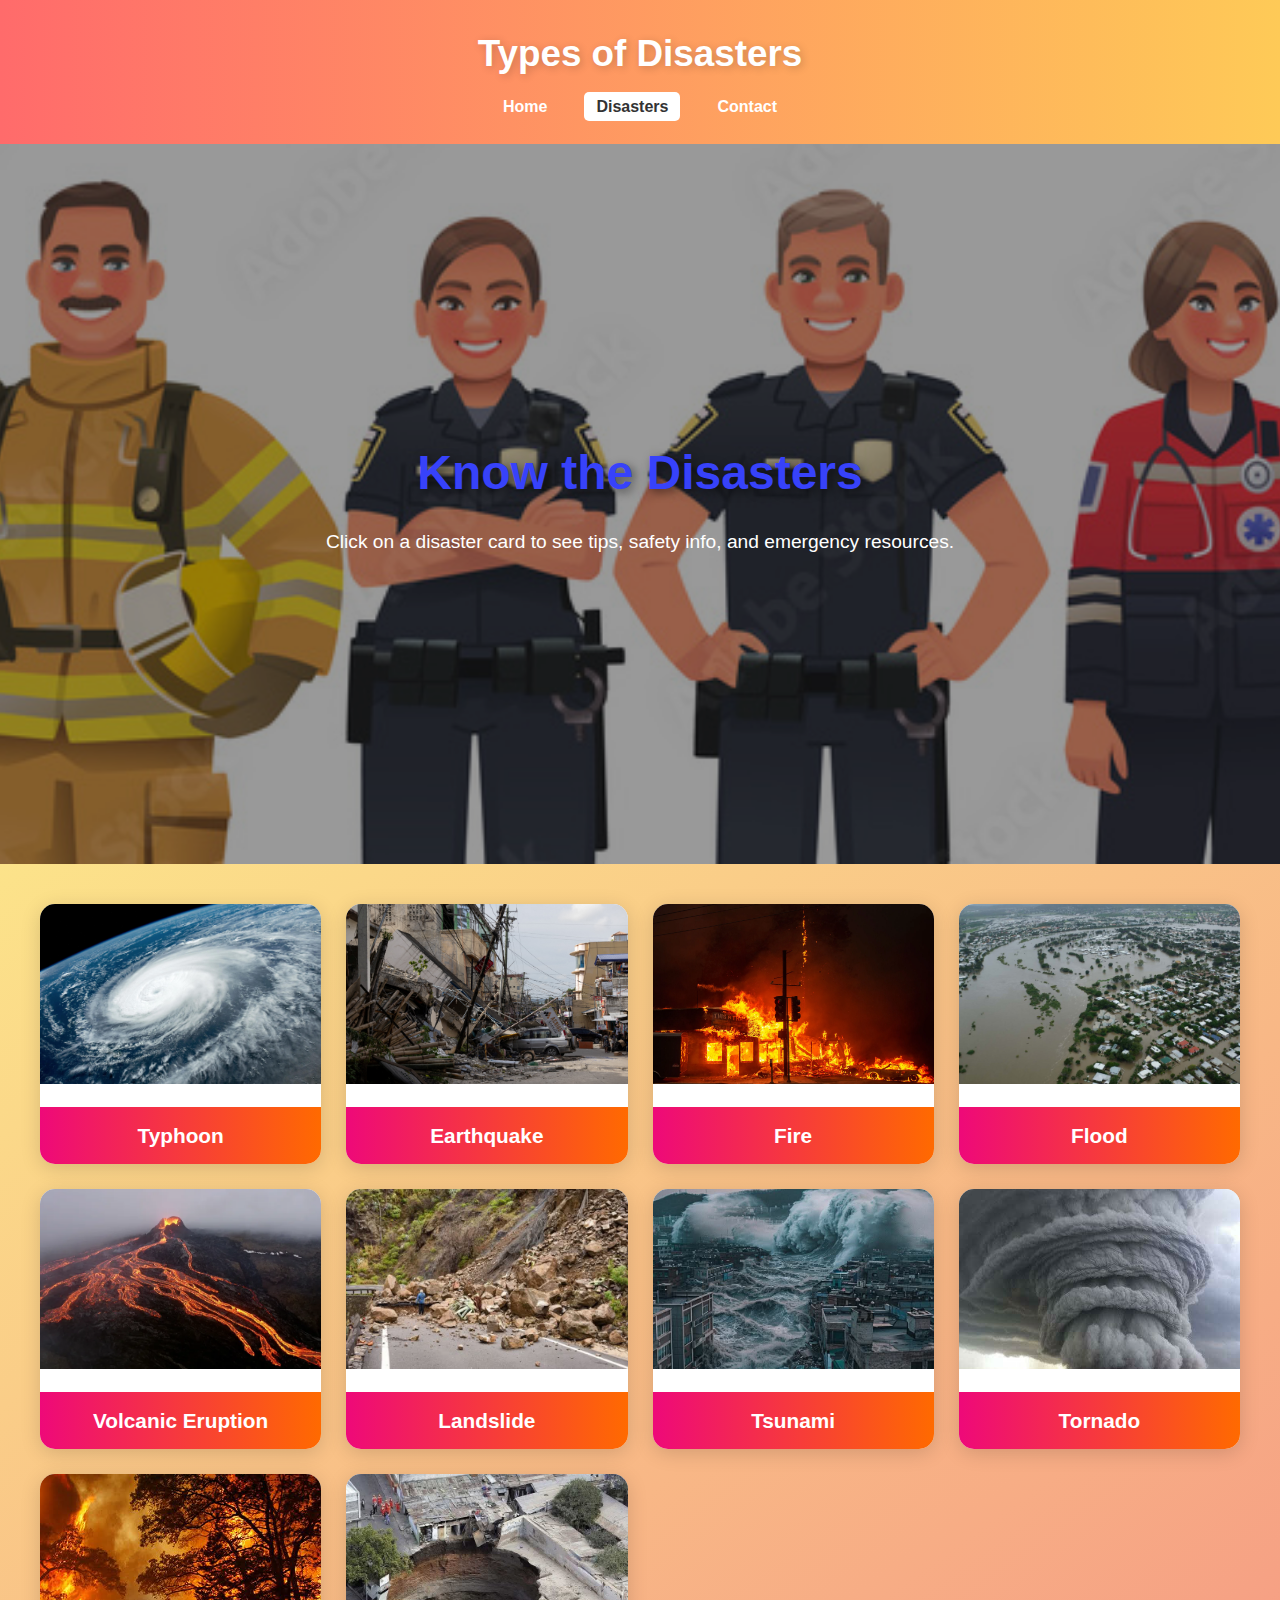
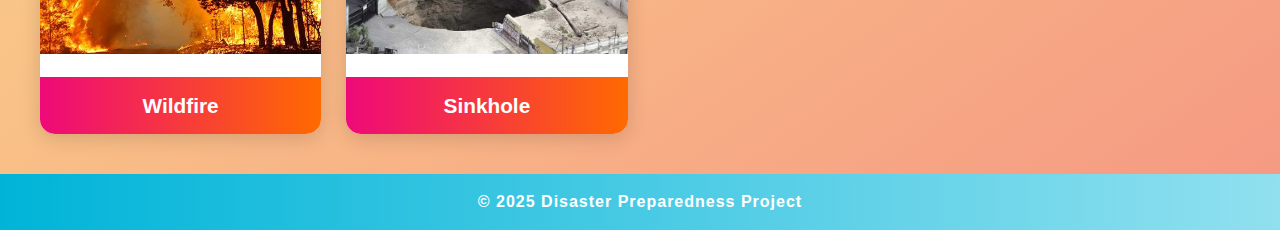
<file: about.html>
<!DOCTYPE html>
<html lang="en">
<head>
  <meta charset="UTF-8">
  <meta name="viewport" content="width=device-width, initial-scale=1.0">
  <title>Disasters</title>
  <link rel="stylesheet" href="style.css">
</head>
<body>
  <header>
    <h1>Types of Disasters</h1>
    <nav>
      <ul>
        <li><a href="index.html">Home</a></li>
        <li><a href="about.html" class="active">Disasters</a></li>
        <li><a href="contact.html">Contact</a></li>
      </ul>
    </nav>
  </header>

  <section class="hero hero-small">
    <img src="images/hero.jpg" alt="Disaster Hero" class="hero-bg">
    <div class="hero-content">
      <h2>Know the Disasters</h2>
      <p>Click on a disaster card to see tips, safety info, and emergency resources.</p>
    </div>
  </section>

  <section class="disaster-grid">
    <div class="card" onclick="openModal('typhoon')">
      <img src="images/typhoon.jpg" alt="Typhoon">
      <h3>Typhoon</h3>
    </div>
    <div class="card" onclick="openModal('earthquake')">
      <img src="images/earthquake.jpg" alt="Earthquake">
      <h3>Earthquake</h3>
    </div>
    <div class="card" onclick="openModal('fire')">
      <img src="images/fire.jpg" alt="Fire">
      <h3>Fire</h3>
    </div>
    <div class="card" onclick="openModal('flood')">
      <img src="images/flood.jpg" alt="Flood">
      <h3>Flood</h3>
    </div>
    <div class="card" onclick="openModal('volcanic')">
      <img src="images/volcanic.jpg.webp" alt="Volcano Eruption">
      <h3>Volcanic Eruption</h3>
    </div> 
    <div class="card" onclick="openModal('landslide')">
      <img src="images/landslide.png" alt="Landslide">
      <h3>Landslide</h3>
    </div>  
    <div class="card" onclick="openModal('tsunami')">
      <img src="images/tsunami.png" alt="Tsunami">
      <h3>Tsunami</h3>
    </div>
    <div class="card" onclick="openModal('tornado')">
      <img src="images/tornado.png" alt="Tornado">
      <h3>Tornado</h3>
    </div> 
    <div class="card" onclick="openModal('wildfire')">
      <img src="images/wildfire.jpg.png" alt="Wildfire">
      <h3>Wildfire</h3>
    </div> 
    <div class="card" onclick="openModal('sinkhole')">
      <img src="images/sinkhole.jpg.png" alt="Sinkhole">
      <h3>Sinkhole</h3>
    </div>  
  </section>

  <div id="modal" class="modal">
    <div class="modal-content">
      <span class="close" onclick="closeModal()">&times;</span>
      <div id="modal-body"></div>
    </div>
  </div>

  <footer>
    <p>&copy; 2025 Disaster Preparedness Project</p>
  </footer>

  <script>
    const disasterData = {
      typhoon: {
        title: "Typhoon Safety Tips",
        image: "images/typhoon.jpg",
        content: `
          <h3>Before:</h3>
          <p>• Store enough food, water, and medicines for at least three days.<br>
          • Charge all devices, including phones, radios, and flashlights.<br>
          • Clear drainage areas, secure windows and doors, and bring outdoor items indoors.<br>
          • Know your evacuation routes and shelters.<br>
          • Stay updated with local weather forecasts and warnings.</p>
          
          <h3>During:</h3>
          <p>• Stay indoors and away from windows or glass doors.<br>
          • Turn off electricity if water enters your home.<br>
          • Avoid wading through floodwaters; they may contain debris or be electrically charged.<br>
          • Follow evacuation orders immediately and keep emergency items handy.<br>
          • Keep family members informed and stay calm.</p>
          
          <h3>After:</h3>
          <p>• Check your home carefully before entering.<br>
          • Avoid downed power lines and report them to authorities.<br>
          • Assist neighbors safely and clean up debris.<br>
          • Monitor news updates for relief operations and health advisories.<br>
          • Prevent waterborne illnesses by cleaning and disinfecting properly.</p>

          <div class="extra-info">
            <figure><img src="images/kit.jpg"><figcaption>Emergency Kit</figcaption></figure>
            <figure><img src="images/typhoon team.jpg"><figcaption>Response Team</figcaption></figure>
            <figure><img src="images/typhoon training.jpg"><figcaption>Safety Training</figcaption></figure>
            <figure><img src="images/map.jpg"><figcaption>Evacuation Map</figcaption></figure>
          </div>
        `
      },
      earthquake: {
        title: "Earthquake Safety Tips",
        image: "images/earthquake.jpg",
        content: `
          <h3>Before:</h3>
          <p>• Secure heavy furniture and appliances to walls.<br>
          • Prepare an emergency bag with food, water, first aid, and essentials.<br>
          • Practice "Drop, Cover, and Hold On" drills regularly.<br>
          • Identify safe spots like under sturdy tables or against interior walls.<br>
          • Make a communication plan with family members in case of separation.</p>
          
          <h3>During:</h3>
          <p>• Stay calm and do not run outside immediately.<br>
          • Drop to the ground, cover your head and neck, and hold on.<br>
          • Stay away from windows, mirrors, and heavy objects that could fall.<br>
          • If outdoors, move to an open area away from buildings and power lines.<br>
          • Avoid elevators and open flames.</p>
          
          <h3>After:</h3>
          <p>• Be cautious of aftershocks.<br>
          • Check yourself and others for injuries; administer first aid if needed.<br>
          • Avoid damaged buildings and report gas or water leaks.<br>
          • Listen to authorities for updates, evacuation orders, or relief operations.<br>
          • Document damage for insurance and recovery purposes.</p>

          <div class="extra-info">
            <figure><img src="images/kit.jpg"><figcaption>Emergency Kit</figcaption></figure>
            <figure><img src="images/earthquake rescue.jpg"><figcaption>Rescue Team</figcaption></figure>
            <figure><img src="images/earthquake drill.jpg"><figcaption>Drill Training</figcaption></figure>
            <figure><img src="images/map.jpg"><figcaption>Evacuation Map</figcaption></figure>
          </div>
        `
      },
      fire: {
        title: "Fire Safety Tips",
        image: "images/fire.jpg",
        content: `
          <h3>Before:</h3>
          <p>• Install smoke alarms on every floor and test them regularly.<br>
          • Prepare fire extinguishers and know how to use them.<br>
          • Develop a family fire escape plan and practice it regularly.<br>
          • Avoid overloading electrical outlets and unplug unused devices.<br>
          • Keep flammable materials away from heat sources.</p>
          
          <h3>During:</h3>
          <p>• Stay low and crawl under the smoke if escaping.<br>
          • Check doors for heat before opening; use an alternative exit if necessary.<br>
          • Cover your nose and mouth with a wet cloth to avoid smoke inhalation.<br>
          • Once outside, do not go back inside for any reason.<br>
          • Call emergency services immediately.</p>
          
          <h3>After:</h3>
          <p>• Wait until authorities declare it safe before entering your home.<br>
          • Document damages for insurance and recovery.<br>
          • Check for hidden sparks, embers, or structural damage.<br>
          • Seek medical or psychological help if needed.<br>
          • Participate in community fire safety education to prevent future incidents.</p>

          <div class="extra-info">
            <figure><img src="images/kit.jpg"><figcaption>Fire Kit</figcaption></figure>
            <figure><img src="images/team.jpg"><figcaption>Fire Team</figcaption></figure>
            <figure><img src="images/fire drill.jpg"><figcaption>Fire Drill</figcaption></figure>
            <figure><img src="images/map.jpg"><figcaption>Escape Plan</figcaption></figure>
          </div>
        `
      },

      flood: {
        title: "Flood Safety Tips",
        image: "images/flood.jpg",
        content: `
          <h3>Before:</h3>
          <p>• Know your area’s flood-prone zones and plan evacuation routes.<br>
          • Keep important documents in waterproof bags or containers.<br>
          • Elevate electrical appliances and furniture if possible.<br>
          • Prepare an emergency kit including food, water, and first aid.<br>
          • Stay updated with weather forecasts and community alerts.</p>
          
          <h3>During:</h3>
          <p>• Move to higher ground immediately.<br>
          • Avoid walking, swimming, or driving through moving water.<br>
          • Turn off electricity and gas at the main switch if safe to do so.<br>
          • Listen to local authorities for safety announcements.<br>
          • Keep in contact with family and neighbors to ensure safety.</p>
          
          <h3>After:</h3>
          <p>• Stay away from floodwaters as they may be contaminated.<br>
          • Clean and disinfect everything that got wet to prevent illness.<br>
          • Do not turn on electrical appliances until inspected by professionals.<br>
          • Watch out for displaced wildlife, snakes, and insects.<br>
          • Follow official guidance for returning home and accessing relief services.</p>

          <div class="extra-info">
            <figure><img src="images/kit.jpg"><figcaption>Flood Kit</figcaption></figure>
            <figure><img src="images/flood team.jpg"><figcaption>Rescue Team</figcaption></figure>
            <figure><img src="images/flood training.jpg"><figcaption>Flood Training</figcaption></figure>
            <figure><img src="images/map.jpg"><figcaption>Evacuation Map</figcaption></figure>
          </div>
        `
      },

      volcanic: {
        title: "Volcanic Eruption Safety Tips",
        image: "images/volcanic.jpg.webp",
        content: `
          <h3>Before:</h3>
          <p>• Know the evacuation routes and danger zones near volcanoes.<br>
          • Prepare goggles and masks to protect from ash fall.<br>
          • Keep emergency food, water, and first aid kits ready.<br>
          • Protect important documents in waterproof containers.<br>
          • Stay updated with PHIVOLCS alerts and local announcements.</p>

          <h3>During:</h3>
          <p>• Evacuate immediately if authorities instruct you to.<br>
          • Close all windows and doors to avoid ash entering your home.<br>
          • Wear long sleeves, goggles, and an N95 mask for ash protection.<br>
          • Avoid rivers and streams due to lahar flow risk.<br>
          • Stay indoors as much as possible.</p>

          <h3>After:</h3>
          <p>• Avoid driving in heavy ashfall to prevent engine damage.<br>
          • Clean ash by gently sweeping—do not use water.<br>
          • Check your home for structural damage.<br>
          • Wait for official announcement before returning to your area.<br>
          • Help clean surroundings only when it is safe.</p>

          <div class="extra-info">
            <figure><img src="images/kit.jpg"><figcaption>Emergency Kit</figcaption></figure>
            <figure><img src="images/earthquake rescue.jpg"><figcaption>Rescue Team</figcaption></figure>
            <figure><img src="images/earthquake drill.jpg"><figcaption>Drill Training</figcaption></figure>
            <figure><img src="images/map.jpg"><figcaption>Evacuation Map</figcaption></figure>
          </div>
        `
      },

      landslide: {
        title: "Landslide Safety Tips",
        image: "images/landslide.png",
        content: `
          <h3>Before:</h3>
          <p>• Identify areas in your community prone to landslides.<br>
          • Avoid building homes near steep slopes or loose soil.<br>
          • Monitor heavy rainfall warnings from authorities.<br>
          • Prepare an emergency kit and evacuation plan.<br>
          • Secure loose rocks and soil around your home when possible.</p>

          <h3>During:</h3>
          <p>• Evacuate immediately when you notice ground movement or unusual sounds.<br>
          • Stay away from steep slopes and cliffs.<br>
          • Move to higher and safer ground quickly.<br>
          • Listen to local officials for instructions.<br>
          • Assist neighbors, elderly, and children in evacuating.</p>

          <h3>After:</h3>
          <p>• Stay away from the landslide area as more slides may occur.<br>
          • Check for injured people and provide first aid if needed.<br>
          • Report damaged utilities to authorities.<br>
          • Avoid entering damaged structures until cleared.<br>
          • Wait for official announcements before returning home.</p>

          <div class="extra-info">
            <figure><img src="images/kit.jpg"><figcaption>Emergency Kit</figcaption></figure>
            <figure><img src="images/earthquake rescue.jpg"><figcaption>Rescue Team</figcaption></figure>
            <figure><img src="images/earthquake drill.jpg"><figcaption>Drill Training</figcaption></figure>
            <figure><img src="images/map.jpg"><figcaption>Evacuation Map</figcaption></figure>
          </div>
        `
      },

      tsunami: {
        title: "Tsunami Safety Tips",
        image: "images/tsunami.png",
        content: `
          <h3>Before:</h3>
          <p>• Know if your community is in a tsunami-prone coastal area.<br>
          • Learn evacuation routes to higher ground.<br>
          • Prepare emergency kits and waterproof containers for documents.<br>
          • Participate in community tsunami drills.<br>
          • Stay updated with tsunami advisories from PHIVOLCS.</p>

          <h3>During:</h3>
          <p>• Move to higher ground immediately after a strong earthquake.<br>
          • Stay away from beaches and coastlines.<br>
          • Do not wait for official warnings if you feel a long or strong quake.<br>
          • Follow evacuation signs and authorities’ instructions.<br>
          • Stay alert for multiple waves—they may come minutes apart.</p>

          <h3>After:</h3>
          <p>• Stay away from the coast until officials declare it safe.<br>
          • Avoid entering damaged shoreline buildings until inspected.<br>
          • Watch out for debris and damaged roads.<br>
          • Help family members reconnect and stay together.<br>
          • Follow updates regarding relief and recovery measures.</p>

          <div class="extra-info">
            <figure><img src="images/kit.jpg"><figcaption>Emergency Kit</figcaption></figure>
            <figure><img src="images/earthquake rescue.jpg"><figcaption>Rescue Team</figcaption></figure>
            <figure><img src="images/earthquake drill.jpg"><figcaption>Drill Training</figcaption></figure>
            <figure><img src="images/map.jpg"><figcaption>Evacuation Map</figcaption></figure>
          </div>
        `
      },

      tornado: {
        title: "Tornado Safety Tips",
        image: "images/tornado.png",
        content: `
          <h3>Before:</h3>
          <p>• Identify safe rooms such as basements or interior rooms.<br>
          • Prepare emergency supplies and first aid kits.<br>
          • Secure outdoor items that may become flying debris.<br>
          • Stay informed via weather alerts.<br>
          • Practice a tornado drill with your family.</p>

          <h3>During:</h3>
          <p>• Seek shelter in a basement or small, windowless room.<br>
          • Cover your head and neck with your arms.<br>
          • Stay away from windows and glass.<br>
          • If outdoors, find a low-lying area and lie flat.<br>
          • Listen to emergency broadcasts for updates.</p>

          <h3>After:</h3>
          <p>• Stay away from damaged buildings.<br>
          • Watch out for sharp objects and broken power lines.<br>
          • Check for injured people and call for help.<br>
          • Do not enter collapsed structures.<br>
          • Follow authorities for recovery instructions.</p>

          <div class="extra-info">
            <figure><img src="images/kit.jpg"><figcaption>Emergency Kit</figcaption></figure>
            <figure><img src="images/earthquake rescue.jpg"><figcaption>Rescue Team</figcaption></figure>
            <figure><img src="images/earthquake drill.jpg"><figcaption>Drill Training</figcaption></figure>
            <figure><img src="images/map.jpg"><figcaption>Evacuation Map</figcaption></figure>
          </div>
        `
      },

      wildfire: {
        title: "Wildfire Safety Tips",
        image: "images/wildfire.jpg.png",
        content: `
          <h3>Before:</h3>
          <p>• Clear dry leaves, branches, and flammable materials around your home.<br>
          • Prepare masks to avoid inhaling smoke.<br>
          • Create an emergency communication plan.<br>
          • Store water and fire extinguishers.<br>
          • Stay updated with fire danger alerts.</p>

          <h3>During:</h3>
          <p>• Evacuate immediately if instructed.<br>
          • Keep doors and windows closed to block smoke.<br>
          • Wear masks and long clothing to protect skin.<br>
          • Avoid areas with heavy smoke and flames.<br>
          • Help neighbors who may need assistance.</p>

          <h3>After:</h3>
          <p>• Return home only when authorities say it is safe.<br>
          • Watch out for hotspots that may reignite.<br>
          • Avoid breathing ash—use masks.<br>
          • Dispose of burned materials safely.<br>
          • Document damage for insurance and relief services.</p>

          <div class="extra-info">
            <figure><img src="images/kit.jpg"><figcaption>Emergency Kit</figcaption></figure>
            <figure><img src="images/earthquake rescue.jpg"><figcaption>Rescue Team</figcaption></figure>
            <figure><img src="images/earthquake drill.jpg"><figcaption>Drill Training</figcaption></figure>
            <figure><img src="images/map.jpg"><figcaption>Evacuation Map</figcaption></figure>
          </div>
        `
      },

      sinkhole: {
        title: "Sinkhole Safety Tips",
        image: "images/sinkhole.jpg.png",
        content: `
          <h3>Before:</h3>
          <p>• Be aware of areas where sinkholes commonly occur.<br>
          • Watch for warning signs: cracks in walls, sagging ground, or stuck doors.<br>
          • Avoid constructing buildings over soft or unstable land.<br>
          • Ensure proper drainage around your home.<br>
          • Prepare emergency plans and supplies.</p>

          <h3>During:</h3>
          <p>• Move away from the sinkhole immediately.<br>
          • Keep others away from the area.<br>
          • Avoid driving near the edges of the sinkhole.<br>
          • Call authorities for help.<br>
          • Stay in a safe place until experts assess the situation.</p>

          <h3>After:</h3>
          <p>• Do not return to the area until inspected by geologists.<br>
          • Check your home for structural damage.<br>
          • Follow official guidance for repairs.<br>
          • Stay alert for additional ground movement.<br>
          • Report new cracks or changes in the ground.</p>

          <div class="extra-info">
            <figure><img src="images/kit.jpg"><figcaption>Emergency Kit</figcaption></figure>
            <figure><img src="images/earthquake rescue.jpg"><figcaption>Rescue Team</figcaption></figure>
            <figure><img src="images/earthquake drill.jpg"><figcaption>Drill Training</figcaption></figure>
            <figure><img src="images/map.jpg"><figcaption>Evacuation Map</figcaption></figure>
          </div>
        `
      }
    };

    function openModal(type){
      const modal = document.getElementById('modal');
      const body = document.getElementById('modal-body');
      body.innerHTML = `<h2>${disasterData[type].title}</h2>
                        <img src="${disasterData[type].image}" class="modal-img"><br>
                        ${disasterData[type].content}`;
      modal.style.display = 'block';
    }

    function closeModal(){
      document.getElementById('modal').style.display='none';
    }

    window.onclick = e => {
      if(e.target === document.getElementById('modal')) closeModal();
    };
  </script>
</body>
</html>
</file>
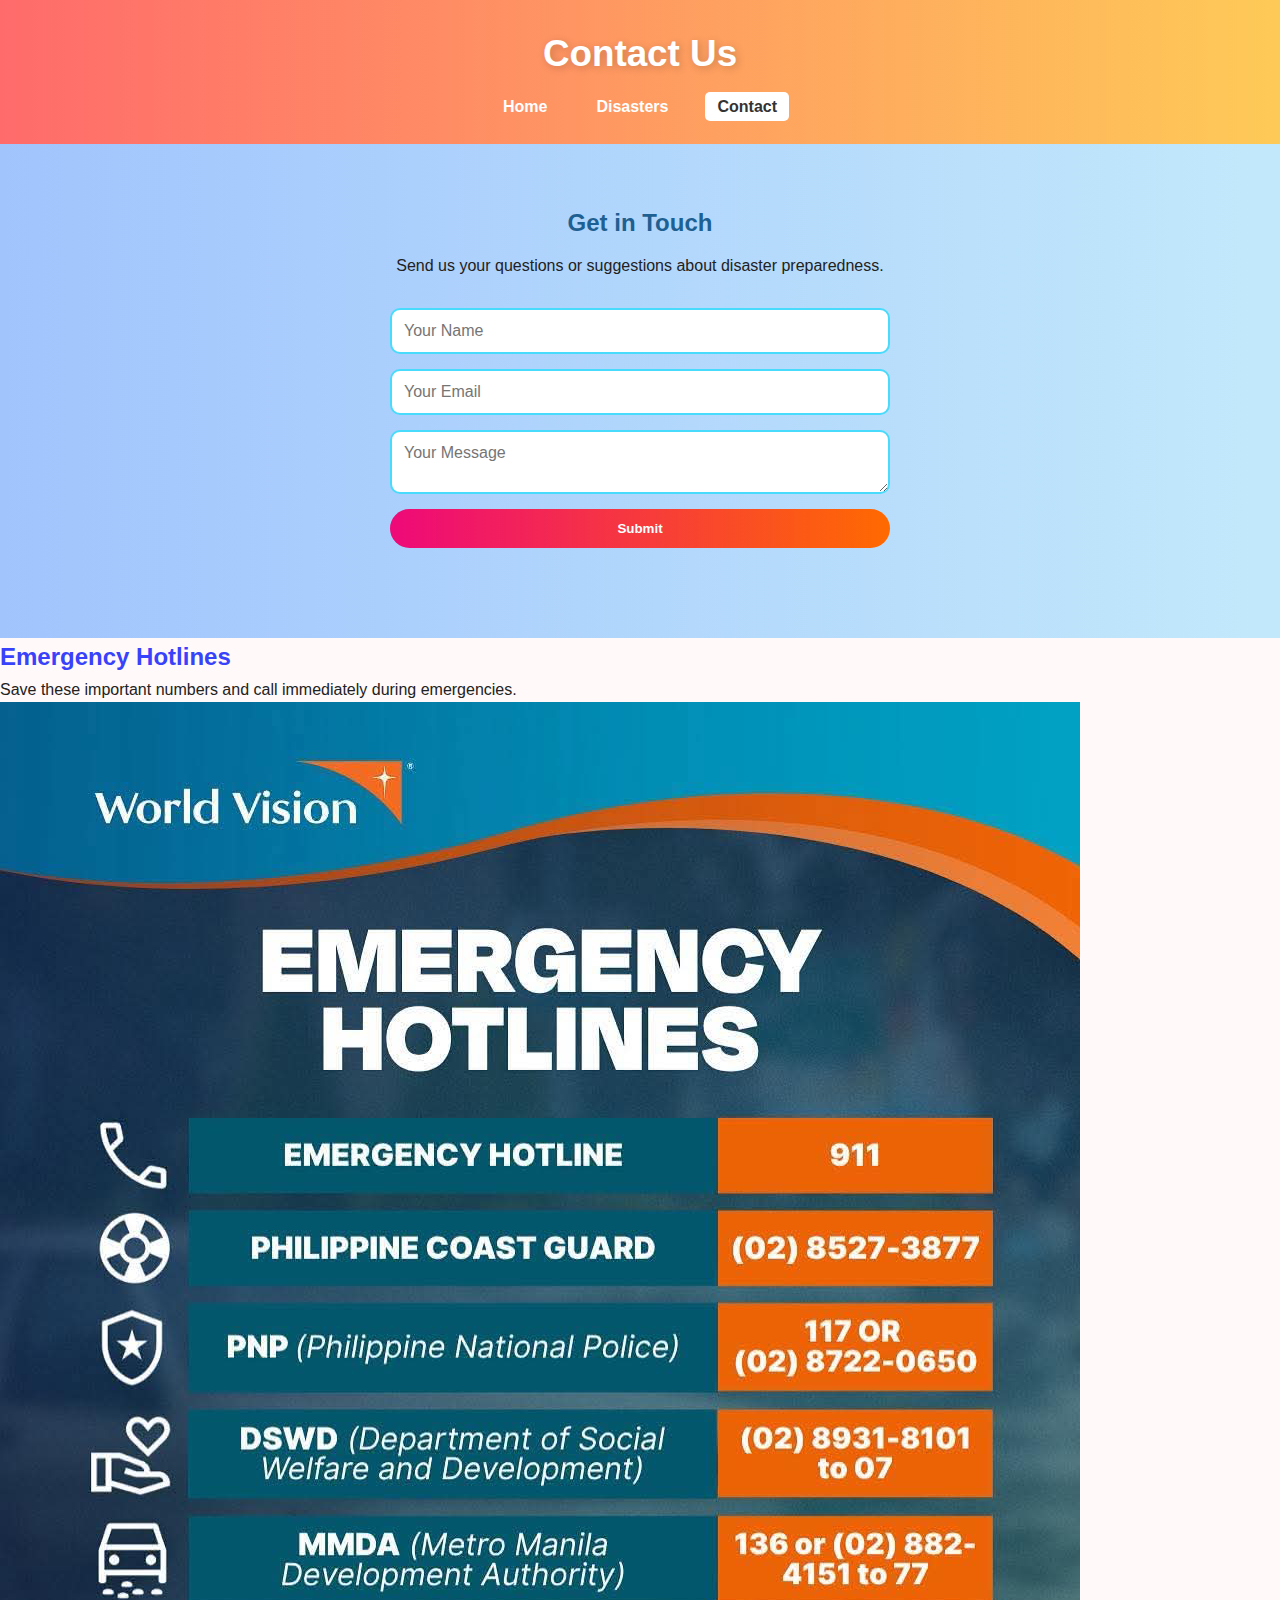
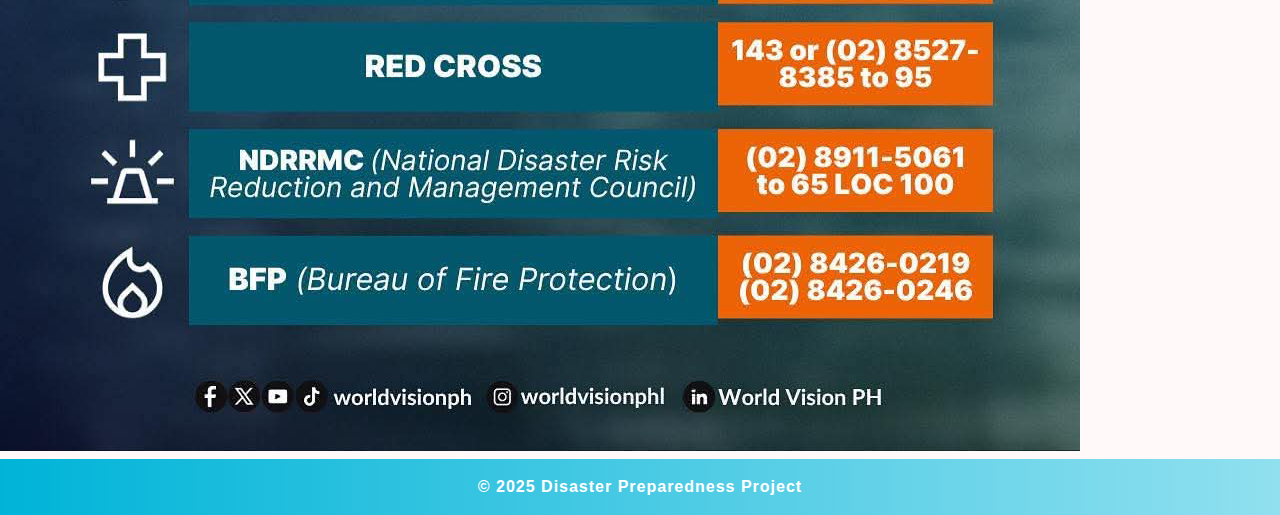
<file: contact.html>
<!DOCTYPE html>
<html lang="en">
<head>
  <meta charset="UTF-8">
  <meta name="viewport" content="width=device-width, initial-scale=1.0">
  <title>Contact Us</title>
  <link rel="stylesheet" href="style.css">
</head>
<body>
  <header>
    <h1>Contact Us</h1>
    <nav>
      <ul>
        <li><a href="index.html">Home</a></li>
        <li><a href="about.html">Disasters</a></li>
        <li><a href="contact.html" class="active">Contact</a></li>
      </ul>
    </nav>
  </header>

  <section class="contact-section">
    <h2>Get in Touch</h2>
    <p>Send us your questions or suggestions about disaster preparedness.</p>
    <form>
      <input type="text" placeholder="Your Name" required>
      <input type="email" placeholder="Your Email" required>
      <textarea placeholder="Your Message" required></textarea>
      <button type="submit">Submit</button>
    </form>
  </section>

  <section class="hotlines-section">
    <h2>Emergency Hotlines</h2>
    <p>Save these important numbers and call immediately during emergencies.</p>
    <img src="images/emergency hotlines.jpg" alt="Emergency Hotlines" class="hotlines-images">
  </section>

  <footer>
    <p>&copy; 2025 Disaster Preparedness Project</p>
  </footer>
</body>
</html>
</file>
<file: style.css>
* {
  margin: 0;
  padding: 0;
  box-sizing: border-box;
  font-family: 'Poppins', sans-serif;
}

body {
  background: #fff9f9;
  color: #222;
  line-height: 1.6;
  overflow-x: hidden;
}

header {
  background: linear-gradient(90deg, #ff6b6b, #feca57, #1dd1a1, #54a0ff);
  background-size: 300% 300%;
  animation: gradientShift 6s ease infinite;
  color: white;
  text-align: center;
  padding: 25px 15px;
  box-shadow: 0 4px 8px rgba(0,0,0,0.2);
}

@keyframes gradientShift {
  0% { background-position: 0% 50%; }
  50% { background-position: 100% 50%; }
  100% { background-position: 0% 50%; }
}

header h1 {
  font-size: 2.3rem;
  text-shadow: 2px 2px 8px rgba(0,0,0,0.2);
}

nav ul {
  list-style: none;
  display: flex;
  justify-content: center;
  gap: 25px;
  margin-top: 10px;
  flex-wrap: wrap;
}

nav a {
  color: white;
  text-decoration: none;
  font-weight: bold;
  padding: 6px 12px;
  border-radius: 5px;
  transition: all 0.3s ease;
}

nav a:hover {
  background: rgba(255,255,255,0.3);
  transform: scale(1.1);
}

nav a.active {
  background: white;
  color: #333;
}

.hero {
  position: relative;
  height: 80vh;
}

.hero img {
  width: 100%;
  height: 100%;
  object-fit: cover;
  filter: brightness(60%);
}

.hero-content {
  position: absolute;
  top: 50%;
  left: 50%;
  transform: translate(-50%, -50%);
  text-align: center;
  color: #fff;
}

.hero-content h2 {
  font-size: 3rem;
  text-shadow: 3px 3px 10px rgba(0,0,0,0.5);
}

.hero-content p {
  font-size: 1.2rem;
  margin: 15px 0;
}

.btn {
  background: linear-gradient(45deg, #ff9f43, #48dbfb);
  padding: 12px 25px;
  border-radius: 30px;
  color: #fff;
  text-decoration: none;
  font-weight: bold;
  transition: 0.3s;
}

.btn:hover {
  transform: scale(1.1);
  background: linear-gradient(45deg, #48dbfb, #ff9f43);
}

.disaster-grid {
  display: grid;
  grid-template-columns: repeat(auto-fit, minmax(250px, 1fr));
  gap: 25px;
  padding: 40px;
  background: linear-gradient(to bottom right, #fce38a, #f38181, #a8edea, #fed6e3);
  background-size: 400% 400%;
  animation: bgMove 8s ease infinite;
}

@keyframes bgMove {
  0% { background-position: 0% 50%; }
  50% { background-position: 100% 50%; }
  100% { background-position: 0% 50%; }
}

.card {
  background: white;
  border-radius: 15px;
  overflow: hidden;
  box-shadow: 0 4px 20px rgba(0,0,0,0.15);
  cursor: pointer;
  transition: 0.4s ease;
}

.card:hover {
  transform: translateY(-8px);
  box-shadow: 0 6px 30px rgba(0,0,0,0.2);
}

.card img {
  width: 100%;
  height: 180px;
  object-fit: cover;
}

.card h3 {
  background: linear-gradient(90deg, #ee0979, #ff6a00);
  color: white;
  text-align: center;
  padding: 12px;
  font-size: 1.3rem;
}

.modal {
  display: none;
  position: fixed;
  z-index: 999;
  top: 0; left: 0;
  width: 100%; height: 100%;
  background: rgba(0,0,0,0.7);
}

.modal-content {
  background: #fff;
  margin: 4% auto;
  padding: 25px;
  width: 85%;
  border-radius: 15px;
  max-height: 85vh;
  overflow-y: auto;
  box-shadow: 0 4px 25px rgba(0,0,0,0.3);
  animation: fadeIn 0.5s ease;
}

@keyframes fadeIn {
  from {opacity: 0; transform: scale(0.9);}
  to {opacity: 1; transform: scale(1);}
}

.close {
  float: right;
  font-size: 30px;
  cursor: pointer;
  color: #ff4757;
}

.close:hover {
  color: #d63031;
}

.modal-img {
  width: 100%;
  border-radius: 10px;
  margin-bottom: 10px;
}

h2 {
  color: #3742fa;
}

h3 {
  color: #ff6b6b;
  margin-top: 15px;
}

.extra-info {
  display: grid;
  grid-template-columns: repeat(auto-fit, minmax(150px, 1fr));
  gap: 10px;
  margin-top: 15px;
}

.extra-info img {
  width: 100%;
  border-radius: 10px;
  border: 3px solid #00b894;
}

.contact-section {
  padding: 60px 20px;
  background: linear-gradient(to right, #a1c4fd, #c2e9fb);
  text-align: center;
}

.contact-section h2 {
  color: #1e6091;
  margin-bottom: 10px;
}

form {
  max-width: 500px;
  margin: 30px auto;
  display: flex;
  flex-direction: column;
  gap: 15px;
}

input, textarea {
  padding: 12px;
  border-radius: 10px;
  border: 2px solid #48dbfb;
  font-size: 1rem;
}

button {
  padding: 12px;
  background: linear-gradient(90deg, #ee0979, #ff6a00);
  color: white;
  border: none;
  border-radius: 30px;
  font-weight: bold;
  cursor: pointer;
  transition: 0.3s ease;
}

button:hover {
  transform: scale(1.1);
}

footer {
  background: linear-gradient(90deg, #00b4d8, #48cae4, #90e0ef);
  text-align: center;
  color: white;
  padding: 15px;
  font-weight: bold;
  letter-spacing: 1px;
}
</file>
